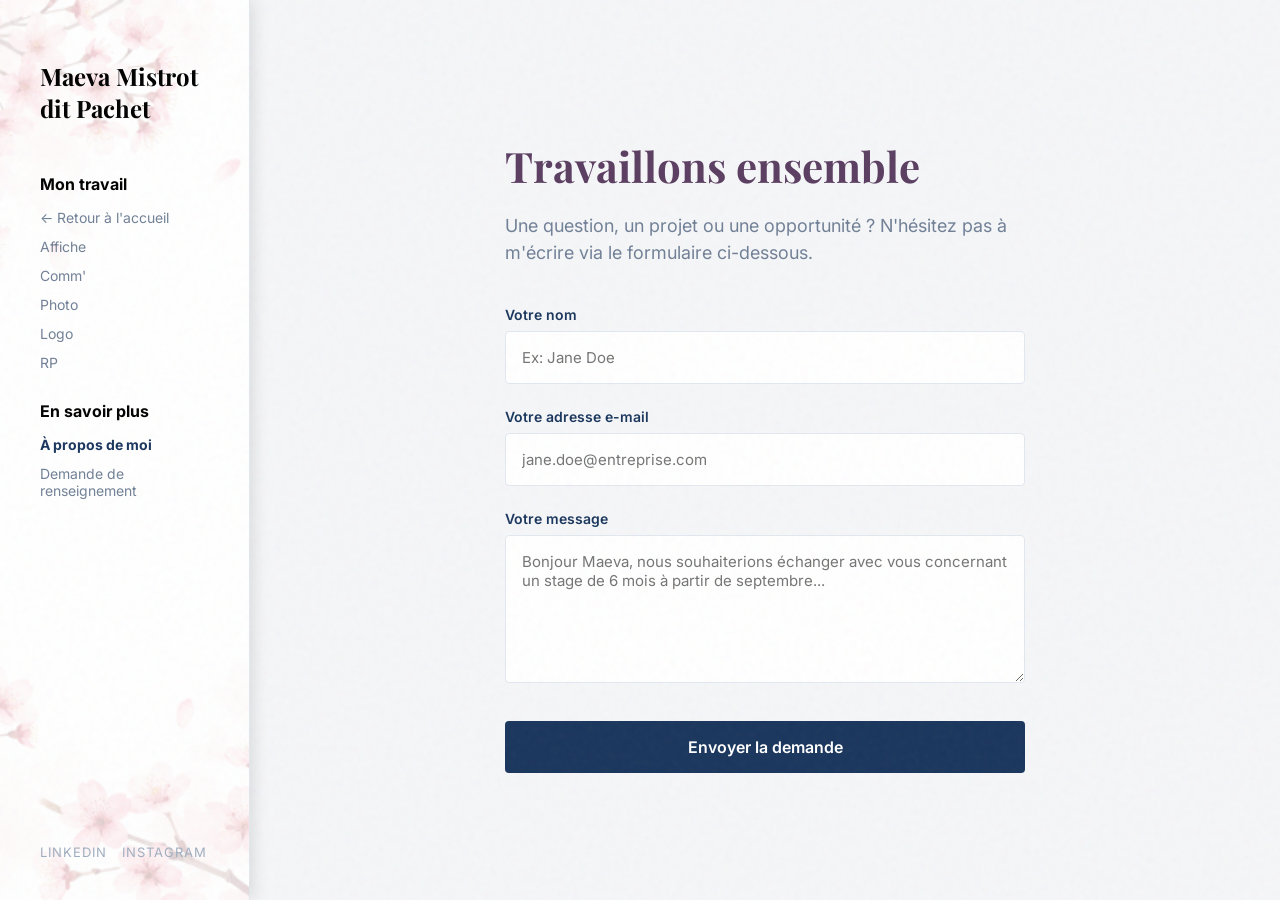
<file: contact.html>
<!DOCTYPE html>
<html lang="fr">
<head>
    <meta charset="UTF-8">
    <meta name="viewport" content="width=device-width, initial-scale=1.0">
    <title>Demande de renseignement - Maeva Mistrot dit Pachet</title>
    <link rel="preconnect" href="https://fonts.googleapis.com">
    <link rel="preconnect" href="https://fonts.gstatic.com" crossorigin>
    <link href="https://fonts.googleapis.com/css2?family=Inter:wght@400;600&family=Playfair+Display:ital,wght@0,400;0,600;1,400&display=swap" rel="stylesheet">
    <link rel="stylesheet" href="style.css">
</head>
<body>

<div class="layout-wrapper">

   <div class="sidebar">
        <div class="sidebar-top">
            <h2 class="logo-text">Maeva Mistrot dit Pachet</h2>
            <div class="menu-lateral">
                <p class="menu-title">Mon travail</p>
                <nav class="menu-links">
                    <a href="index.html">← Retour à l'accueil</a>
                    <a href="page-affiches.html">Affiche</a>
                    <a href="page-comm.html">Comm'</a>
                    <a href="page-photo.html">Photo</a>
                    <a href="page-logo.html">Logo</a>
                    <a href="page-rp.html">RP</a> 
                </nav>
                
                <p class="menu-title">En savoir plus</p>
                <nav class="menu-links">
                    <a href="a-propos.html" class="active">À propos de moi</a>
                    <a href="contact.html">Demande de renseignement</a>
                </nav>
            </div>
        </div>
        
        <div class="social-links">
            <a href="https://www.linkedin.com/in/maëva-mistrot-dit-pachet/" target="_blank">LinkedIn</a>
            <a href="https://www.instagram.com/maeva.mdp" target="_blank">Instagram</a>
        </div>
    </div>

  <div class="main-content">
      
      <div class="contact-section">
          <h1 class="project-title">Travaillons ensemble</h1>
          <p class="project-subtitle">Une question, un projet ou une opportunité ? N'hésitez pas à m'écrire via le formulaire ci-dessous.</p>
          
          <form class="contact-form">
              
              <div class="form-group">
                  <label for="name">Votre nom</label>
                  <input type="text" id="name" placeholder="Ex: Jane Doe">
              </div>

              <div class="form-group">
                  <label for="email">Votre adresse e-mail</label>
                  <input type="email" id="email" placeholder="jane.doe@entreprise.com">
              </div>

              <div class="form-group">
                  <label for="message">Votre message</label>
                  <textarea id="message" rows="6" placeholder="Bonjour Maeva, nous souhaiterions échanger avec vous concernant un stage de 6 mois à partir de septembre..."></textarea>
              </div>

              <button type="submit" class="submit-btn">Envoyer la demande</button>
          
          </form>
      </div>

  </div>

</div>

</div>
</body>
</html>
</file>
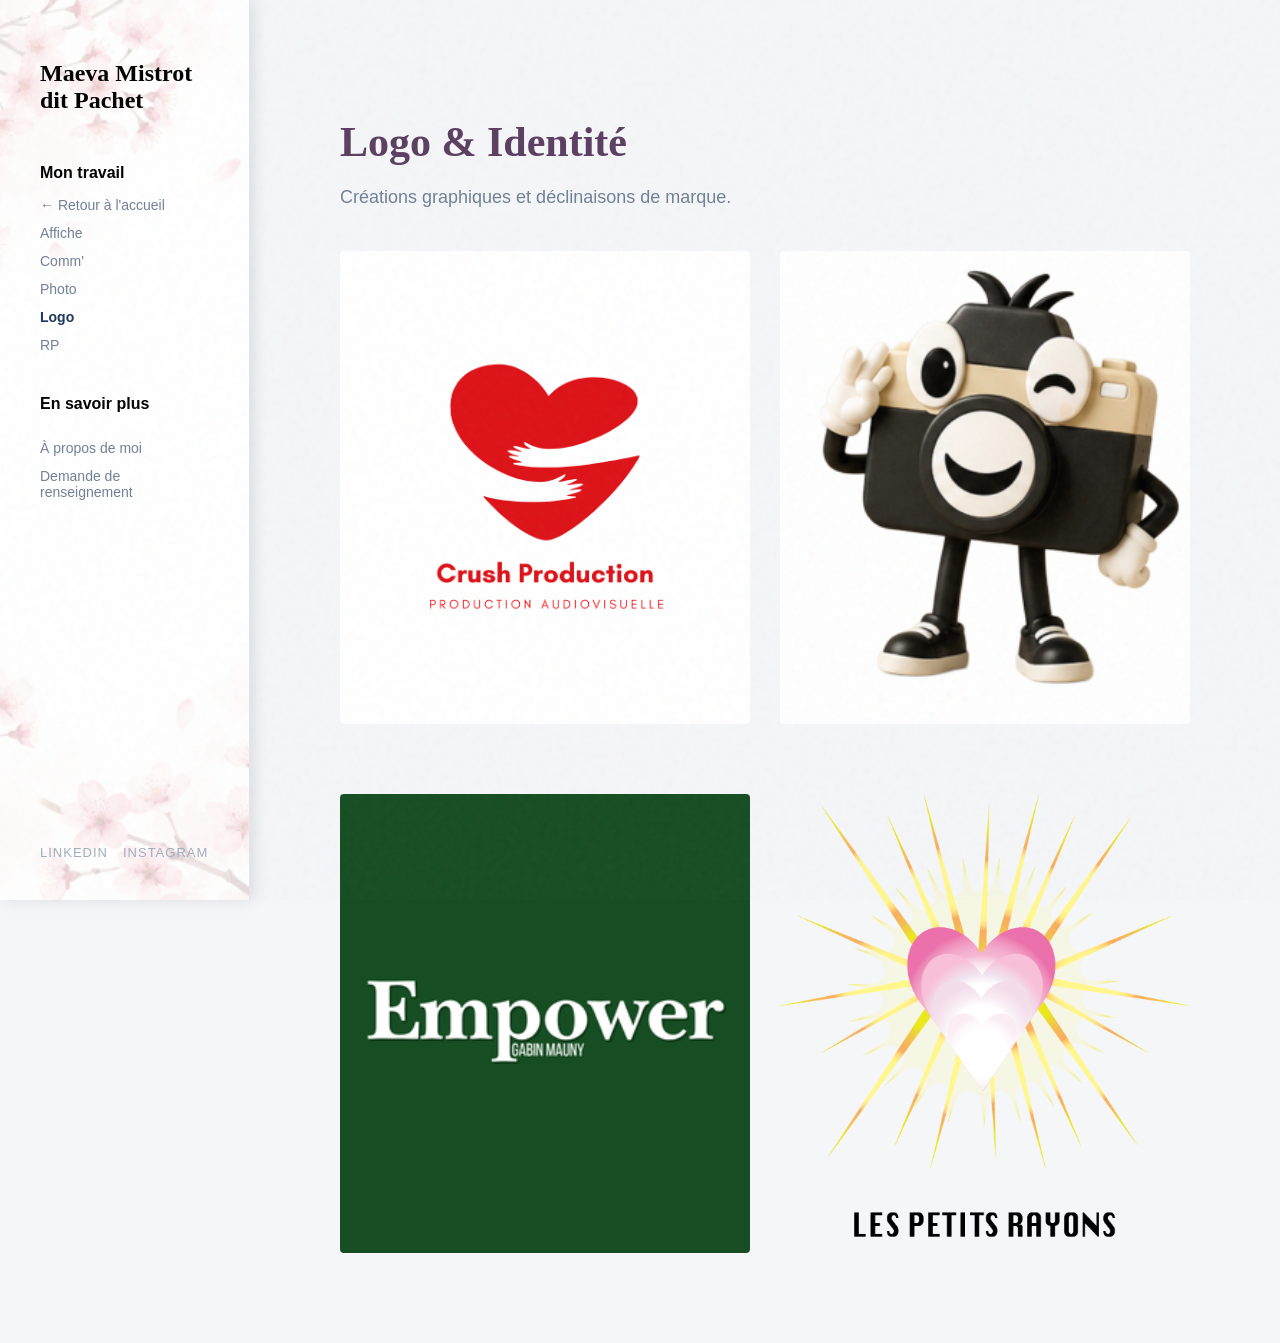
<file: page-logo.html>
<!DOCTYPE html>
<html lang="fr">
<head>
    <meta charset="UTF-8">
    <meta name="viewport" content="width=device-width, initial-scale=1.0">
    <title>Communication - Portfolio</title>
    <link rel="stylesheet" href="style.css">
</head>
<body>

<div class="layout-wrapper">

    <!-- NOUVEAU : La zone invisible qui va capter la souris -->
<div class="zone-declencheur">
        <div class="icone-menu">☰</div>
    </div>    <div class="sidebar">
      <div class="sidebar-top">
          <h2 class="logo-text">Maeva Mistrot dit Pachet</h2>
          <div class="menu-lateral">
              <p class="menu-title">Mon travail</p>
              <nav class="menu-links">
    <a href="index.html">← Retour à l'accueil</a>
    <a href="page-affiches.html">Affiche</a>
    <a href="page-comm.html">Comm'</a>
    <a href="page-photo.html">Photo</a>
    <a href="page-logo.html"class="active">Logo</a>
    <a href="page-rp.html" >RP</a> 
              
              <p class="menu-title">En savoir plus</p>
              <nav class="menu-links">
                  <a href="a-propos.html">À propos de moi</a>
                  <a href="contact.html">Demande de renseignement</a>
              </nav>
          </div>
      </div>
      
      <div class="social-links">
          <div class="social-links">
    <a href="https://www.linkedin.com/in/maëva-mistrot-dit-pachet/" target="_blank">LinkedIn</a>
    <a href="https://www.instagram.com/maeva.mdp?igsh=MXB2cDVnMjRlbTE3Ng%3D%3D&utm_source=qr" target="_blank">Instagram</a>
</div>
      </div>
  </div>
   <div class="main-content">

    <div style="padding: 40px 40px 0 40px;">
        <h1 class="project-title">Logo & Identité</h1>
        <p class="project-subtitle">Créations graphiques et déclinaisons de marque.</p>
    </div>

    <div class="galerie-2-colonnes">
        <div class="affiche-item">
            <img src="images/logo/Crush production - Logo.png" alt="Crush production">
            <div class="affiche-overlay">
                <p><strong>Crush production</strong> Logo</p>
            </div>
        </div>
        <div class="affiche-item">
            <img src="images/logo/flashy.png" alt="Flashy">
            <div class="affiche-overlay">
                <p><strong>Mascotte</strong> Flashy</p>
            </div>
        </div>
    </div>
    
    <div style="height: 30px;"></div>

    <div class="galerie-2-colonnes">
        <div class="affiche-item">
            <img src="images/logo/Design sans titre-5.png" alt="Empower">
            <div class="affiche-overlay">
                <p><strong>Empower</strong> Logo</p>
            </div>
        </div>
        <div class="affiche-item">
            <img src="images/logo/Asso (1).png" alt="Les Petits Rayons">
            <div class="affiche-overlay">
                <p><strong>Les Petits Rayons</strong> Logo</p>
            </div>
        </div>
    </div>
</div>
</div> </div> </div> <div id="imageModal" class="modal">
        <span class="close-modal">&times;</span>
        <img id="imgAgrandie" class="modal-content">
    </div>

    <script>
        const modal = document.getElementById("imageModal");
        const modalImg = document.getElementById("imgAgrandie");

        // Dès qu'on clique sur un projet
        document.querySelectorAll(".affiche-item").forEach(bloc => {
            bloc.addEventListener("click", function() {
                modal.style.display = "flex";
                // On copie directement le lien exact de l'image cliquée
                modalImg.src = this.querySelector("img").src; 
            });
        });

        // Fermer avec la croix
        document.querySelector(".close-modal").addEventListener("click", function() {
            modal.style.display = "none";
        });

        // Fermer en cliquant dans le fond noir
        modal.addEventListener("click", function(event) {
            if (event.target === modal) modal.style.display = "none";
        });
    </script>
</body>
</html>
</file>
<file: style.css>
html { box-sizing: border-box; }
*, *:before, *:after { box-sizing: inherit; }
body {
    margin: 0;
    font-family: 'Inter', sans-serif; /* Applique Inter partout par défaut */
    background-color: #f5f6f8;
}
@keyframes apparitionDouce {
    0% {
        opacity: 0; /* Totalement transparent au début */
        transform: translateY(20px); /* Décalé de 20 pixels vers le bas */
    }
    100% {
        opacity: 1; /* Totalement visible à la fin */
        transform: translateY(0); /* Remis à sa position normale */
    }
}

.layout-wrapper {
    display: flex;
    min-height: 100vh; 
}


.sidebar {
    width: 250px !important;
    min-width: 250px;
    background-color: rgba(255, 255, 255, 0.6);
    border-right: 1px solid #e2e8f0;
    padding: 40px;
    height: 100vh;
    position: sticky;
    top: 0;
    display: flex !important; /* Doit être en flex pour que margin-top: auto fonctionne */
    flex-direction: column;
}


.logo-text {
    font-family: 'Playfair Display', serif; /* La police élégante */
    font-size: 24px; /* On peut l'agrandir un tout petit peu */
    color: #000000;
    margin-bottom: 50px;
}

.menu-title {
    font-weight: bold;
    color: #000000;
    margin-top: 30px;
    margin-bottom: 15px;
}

.menu-links {
    display: flex;
    flex-direction: column; 
    gap: 12px; 
}

.menu-links a {
    text-decoration: none; 
    color: #718096; 
    font-size: 14px;
    transition: color 0.3s ease; 
}

.menu-links a:hover {
    color: #1a365d; 
}
.social-links {
    display: flex;
    gap: 15px;
    margin-top: auto; /* C'est margin-TOP qui pousse le bloc vers le bas */
}

.social-links a {
    text-decoration: none;
    font-size: 13px; /* Un peu plus petit que le menu principal */
    color: #a0aec0; /* Un gris un peu plus clair pour hiérarchiser l'information */
    text-transform: uppercase; /* Met le texte en MAJUSCULES pour le style "brand design" */
    letter-spacing: 1px; /* Espace légèrement les lettres */
    transition: color 0.3s ease;
}

.social-links a:hover {
    color: #1a365d;
}
.main-content {
    flex: 1; 
    background-color: #f5f6f8; 
    animation: apparitionDouce 0.8s ease forwards;
}

.header-center h1 {
    margin: 0; 
}
.header-left, .header-right {
    flex: 1; 
}

.header-center {
    text-align: center; 
}

.header-right {
    text-align: right; 
}
.menu {
    display: flex;
    justify-content: space-between;
    gap: 32px;
}

.container {
    width: 80%;
    margin: auto;
}

.full_width {
    width: 100%;
    margin: ;
}
.gallery {
    display: flex;
    justify-content: space-between;
    width: 80%;
    margin: auto;
}
.intro-section {
    padding: 80px 40px;
    display: flex; /* Active le mode côte à côte */
    flex-direction: row; /* Image à gauche, texte à droite */
    align-items: center; /* Centre verticalement la photo et le texte */
    justify-content: center;
    gap: 60px; /* L'espace entre la photo et le texte */
    max-width: 1100px;
    margin: 0 auto;
}

/* --- LA PHOTO --- */
.intro-photo {
    flex-shrink: 0; /* Empêche la photo de s'écraser si l'écran est petit */
}

.intro-photo img {
    width: 320px; /* Ajuste la taille de la photo ici */
    height: auto;
    border-radius: 8px; /* Bords très légèrement arrondis */
    border: 6px solid #ffffff; /* Le cadre blanc autour de la photo */
    box-shadow: 0 4px 15px rgba(0,0,0,0.05); /* Une ombre très légère pour détacher la photo */
}

/* --- LE TEXTE --- */
.intro-content {
    display: flex;
    flex-direction: column;
}
.intro-text {
    font-family: 'Playfair Display', serif;
    font-size: 24px;
    color: #49376a;
    line-height: 1.7;
    margin-bottom: 20px;
    text-align: left; /* Force le texte à s'aligner à gauche comme sur ta maquette */
}

.scroll-text {
    font-size: 14px;
    color: #5b3e61;
    text-align: left;
}
.page-accueil p { 
    color: #5b3e61; /* Ton texte en blanc */
    
    /* La magie opère ici : décalage X, décalage Y, flou, couleur (noir à 40% d'opacité) */
    text-shadow: 1px 1px 6px rgba(0, 0, 0, 0.4); 
    
    /* Optionnel : un peu plus d'épaisseur de police aide aussi la lisibilité en blanc */
    font-weight: 500; 
}

.scroll-text {
    font-size: 14px;
    color: #5b3e61; 
}

.gallery-grid {
    display: grid; 
    grid-template-columns: repeat(2, 1fr); 
    gap: 20px; 
    padding: 0 40px 40px 40px; 
}

.gallery-grid a {
    display: block;
    width: 100%;
    overflow: hidden; 
}

.gallery-grid img {
    width: 100%;
    height: 100%;
    object-fit: cover;
    display: block;
    transition: transform 0.5s ease, opacity 0.5s ease; 
}

.gallery-grid a:hover img {
    transform: scale(1.03); 
    opacity: 0.9; 
}

.project-article {
    padding: 60px 40px;
    max-width: 800px; /* On limite la largeur pour que le texte reste lisible */
    margin: 0 auto; /* Centre l'article au milieu de la colonne de droite */
}

/* Titres de l'article */
.project-title {
    font-family: 'Playfair Display', serif;
    font-size: 42px;
    color: #5b3e61;
    margin-bottom: 10px;
}

.project-subtitle {
    font-size: 18px;
    color: #718096;
    margin-bottom: 40px;
    line-height: 1.5;
}

/* L'image principale (Hero image) en haut de l'article */
.project-hero-image {
    width: 100%;
    height: 400px;
    object-fit: cover;
    margin-bottom: 40px;
}

/* Le corps du texte */
.project-text {
    font-size: 16px;
    line-height: 1.8;
    color: #2d3748;
}

.project-text h3 {
    font-family: 'Playfair Display', serif;
    color: #1a365d;
    margin-top: 40px;
}
.contact-section {
    padding: 60px 40px;
    max-width: 600px; /* Un formulaire trop large est désagréable à remplir */
    margin: 0 auto;
}

.contact-form {
    margin-top: 40px;
    display: flex;
    flex-direction: column; /* Aligne les champs les uns sous les autres */
    gap: 24px; /* Espace proprement chaque bloc du formulaire */
}

/* Le texte au-dessus des champs */
.form-group label {
    display: block;
    font-size: 14px;
    font-weight: 600;
    color: #1a365d;
    margin-bottom: 8px;
}

/* Les champs de saisie (texte court et texte long) */
.form-group input, 
.form-group textarea {
    width: 100%;
    padding: 16px;
    font-family: 'Inter', sans-serif;
    font-size: 15px;
    background-color: #ffffff;
    border: 1px solid #e2e8f0; /* Une bordure très fine et discrète */
    border-radius: 4px; /* Des coins très légèrement arrondis */
    box-sizing: border-box; /* Essentiel pour que le champ ne dépasse pas du cadre */
    transition: border-color 0.3s ease;
}

/* L'effet quand on clique dans un champ pour écrire */
.form-group input:focus, 
.form-group textarea:focus {
    outline: none; /* Enlève le contour bleu par défaut du navigateur */
    border-color: #1a365d; /* La bordure devient bleu marine pour guider l'oeil */
}

/* Le bouton d'envoi */
.submit-btn {
    background-color: #1a365d;
    color: #ffffff;
    font-family: 'Inter', sans-serif;
    font-weight: 600;
    font-size: 16px;
    padding: 16px 32px;
    border: none;
    border-radius: 4px;
    cursor: pointer;
    margin-top: 10px;
    transition: background-color 0.3s ease;
}

.submit-btn:hover {
    background-color: #2c5282; /* Le bleu s'éclaircit légèrement au survol */
}
.about-section {
    padding: 80px 40px;
    max-width: 1000px;
    margin: 0 auto;
    display: flex; /* Met les deux boîtes (image et texte) côte à côte */
    gap: 60px; /* Un grand espace très élégant entre la photo et le texte */
    align-items: center; /* Centre le tout verticalement */
}

/* La zone de l'image */
.about-image {
    flex: 1; /* Prend la moitié de l'espace */
}

.about-image img {
    width: 100%;
    height: 500px; /* Une belle hauteur pour un format portrait */
    object-fit: cover;
    border-radius: 4px; /* Adoucit très légèrement les angles */
}

/* La zone de texte */
.about-text {
    flex: 1; /* Prend l'autre moitié de l'espace */
    font-size: 16px;
    line-height: 1.8;
    color: #2d3748;
}

.about-text p {
    margin-bottom: 20px;
}

/* Une petite boîte stylisée pour mettre en valeur ta recherche de stage */
.highlight-box {
    margin-top: 40px;
    padding: 24px;
    background-color: #f0f4f8; /* Un gris-bleu très très clair */
    border-left: 4px solid #1a365d; /* Une ligne verticale bleue pour attirer l'oeil */
}

.highlight-box p {
    margin: 0;
    color: #1a365d;
}
.menu-links a.active {
    color: #1a365d; /* Le bleu marine foncé */
    font-weight: 600; /* Écrit plus épais */
}
@media (max-width: 768px) {
    
    .layout-wrapper {
        flex-direction: column;
    }

    .sidebar {
        width: 100%;
        height: auto;
        position: relative; 
        padding: 30px 20px;
    }

    .intro-section {
        padding: 40px 20px;
    }
    .intro-text {
        font-size: 20px;
    }

    .gallery-grid {
        grid-template-columns: 1fr; 
        padding: 0 20px 40px 20px;
    }
}
.about-section {
        flex-direction: column;
        padding: 40px 20px;
        gap: 30px;
    }
.galerie-affiches {
    display: grid;
    grid-template-columns: repeat(3, 1fr); /* Met 2 images par ligne */
    gap: 30px;
    padding: 40px;
}

/* La boîte qui contient l'image et le texte */
.affiche-item {
    position: relative;
    overflow: hidden; /* Empêche l'image de déborder quand elle zoome */
    border-radius: 4px;
}

.affiche-item img {
    width: 100%;
    height: 100%;
    object-fit: cover;
    display: block;
    transition: transform 0.4s ease; /* Prépare le zoom fluide */
}

/* Le fond coloré qui contient le texte */
.affiche-overlay {
    position: absolute;
    top: 0;
    left: 0;
    width: 100%;
    height: 100%;
    background-color: rgba(26, 54, 93, 0.85); /* Ton bleu marine en semi-transparent */
    color: #ffffff;
    display: flex;
    align-items: center;
    justify-content: center;
    text-align: center;
    padding: 20px;
    opacity: 0; /* Totalement invisible au départ */
    transition: opacity 0.4s ease; /* Prépare l'apparition en fondu */
    box-sizing: border-box; 
    
    background-color: rgba(26, 54, 93, 0.85);
    color: #ffffff;
    display: flex;
    align-items: center;
    justify-content: center;
    text-align: center;
    padding: 20px;
    opacity: 0;
    transition: opacity 0.4s ease;
}

/* L'action déclenchée par la souris */
.affiche-item:hover .affiche-overlay {
    opacity: 1; /* Le texte et le fond bleu apparaissent */
}

.affiche-item:hover img {
    transform: scale(1.05); /* L'image zoome très légèrement en arrière-plan */
}
.affiche-overlay p {
    font-family: 'Palatino', 'Palatino Linotype', 'Book Antiqua', serif;
    font-size: 18px; /* Tu pourras ajuster cette taille selon tes préférences */
    margin: 0;
}
.galerie-2-colonnes {
    display: grid;
    grid-template-columns: repeat(2, 1fr);
    gap: 30px;
    padding: 0 40px 40px 40px; /* J'ai mis 0 en haut pour que cette grille ne soit pas trop éloignée de celle du dessus */
}
.affiche-item {
    cursor: pointer;
}

.modal {
    display: none; /* Invisible par défaut */
    position: fixed; 
    z-index: 1000; /* Passe par-dessus le menu et tout le reste */
    left: 0;
    top: 0;
    width: 100%; 
    height: 100%; 
    background-color: rgba(0, 0, 0, 0.85); /* Fond noir transparent */
    align-items: center; /* Centre verticalement */
    justify-content: center; /* Centre horizontalement */
}

/* L'image une fois ouverte */
.modal-content {
    display: block; /* Force l'image à se comporter comme un gros bloc */
    max-width: 90vw; /* 90% de la largeur de l'écran */
    max-height: 90vh; /* 90% de la hauteur de l'écran */
    width: auto; 
    height: auto;
    object-fit: contain; 
    border-radius: 4px;
    animation: zoomRapide 0.3s ease; 
    margin: auto; /* S'assure qu'elle est bien au centre */
}

/* L'animation fluide */
@keyframes zoomRapide {
    from { transform: scale(0.9); opacity: 0; }
    to { transform: scale(1); opacity: 1; }
}

/* La croix pour fermer */
.close-modal {
    position: absolute;
    top: 20px;
    right: 40px;
    color: #ffffff;
    font-size: 40px;
    font-weight: bold;
    cursor: pointer;
    transition: color 0.3s ease;
}

.close-modal:hover {
    color: #1a365d; /* Ton bleu au survol de la croix */
}
.galerie-7-colonnes {
    display: grid;
    /* La partie magique : on dit à la grille de créer 7 colonnes de largeur égale */
    grid-template-columns: repeat(7, 1fr);
    gap: 10px; /* On réduit un peu l'espace pour que ça tienne sur l'écran */
    padding: 0 40px 40px 40px;
}
.menu-links a.active {
    color: #1a365d; 
    font-weight: bold;
}
body.page-accueil {
    /* Le dégradé : part du rose en haut à gauche vers le blanc en bas à droite */
    background: linear-gradient(135deg, #FFDBFC 0%, #FFFFFF 100%);
    
    /* Assure que le dégradé couvre bien toute la hauteur de l'écran, même s'il y a peu de texte */
    min-height: 100vh;
    
    /* Empêche le fond de se répéter si la page est très longue */
    background-attachment: fixed;
}

body.page-accueil .layout-wrapper,
body.page-accueil .main-content {
    background-color: transparent;
}
.portfolio-grid {
    display: grid;
    grid-template-columns: repeat(2, 1fr);
    gap: 40px;
    align-items: start; /* Crucial pour ne pas étirer les images */
}

/* On cible une image sur deux pour la décaler vers le bas */
.portfolio-grid .portfolio-image:nth-child(even) {
    margin-top: 80px;
}

.titre-fusion {
    font-size: 5rem;
    font-weight: bold;
    color: #2C2A29; 
    mix-blend-mode: difference; /* Le texte s'inverse par rapport au fond */
    z-index: 10;
    /* À positionner en 'absolute' pour déborder sur ton image */
}
body::before {
    content: "";
    position: fixed;
    top: 0;
    left: 0;
    width: 100vw;
    height: 100vh;
    pointer-events: none; /* Crucial : permet de cliquer "à travers" le grain */
    z-index: 9999; /* Toujours au premier plan */
    
    /* Génération du bruit en SVG */
    background-image: url("data:image/svg+xml,%3Csvg viewBox='0 0 200 200' xmlns='http://www.w3.org/2000/svg'%3E%3Cfilter id='noiseFilter'%3E%3CfeTurbulence type='fractalNoise' baseFrequency='0.65' numOctaves='3' stitchTiles='stitch'/%3E%3C/filter%3E%3Crect width='100%25' height='100%25' filter='url(%23noiseFilter)'/%3E%3C/svg%3E");
    
    /* On règle l'intensité ici (0.04 c'est très subtil) */
    opacity: 0.04; 
}
.reveal {
    opacity: 0; /* L'élément est transparent au départ */
    transform: translateY(40px); /* L'élément est décalé vers le bas */
    transition: all 0.8s cubic-bezier(0.5, 0, 0, 1); /* La fluidité du mouvement */
}

.reveal.active {
    opacity: 1; /* L'élément devient visible */
    transform: translateY(0); /* L'élément remonte à sa place naturelle */
}
.sidebar {
    /* 1. Structure interne et espacement (pour ranger tes menus) */
    box-sizing: border-box; 
    padding: 40px;
    display: flex;
    flex-direction: column;
    justify-content: space-between;

    position: fixed;
    left: -300px; 
    top: 0;
    height: 100vh;
    width: 300px; 
    z-index: 1000;
    transition: left 0.4s cubic-bezier(0.25, 0.8, 0.25, 1); 
    box-shadow: 4px 0 15px rgba(0,0,0,0.1); 
    
    /* 3. Le fond avec ton image (sans le filtre qui effaçait tout) */
background-image: linear-gradient(rgba(255, 255, 255, 0.8), rgba(255, 255, 255, 0.8)), url('images/images1/fond_sidebar.svg') !important;    
    /* ⚠️ VÉRIFIE BIEN CE CHEMIN : As-tu vraiment créé un dossier "images1" dans ton dossier "images" ? */
    background-image: url('images/images1/fond_sidebar.svg'); 
    
    background-size: cover; 
    background-position: center; 
    background-repeat: no-repeat;
}

/* 2. La zone de déclenchement (une bande de 30px à gauche de l'écran) */
.zone-declencheur {
    position: fixed;
    left: 0;
    top: 0;
    width: 30px; 
    height: 100vh;
    z-index: 999;
}

/* 3. L'action : Quand on survole la zone OU la sidebar elle-même, elle revient à left: 0 */
.zone-declencheur:hover + .sidebar,
.sidebar:hover {
    left: 0;
}

/* 4. On adapte le contenu principal pour qu'il prenne 100% de la largeur maintenant que la barre est cachée */
.layout-wrapper {
    display: block; 
}

.main-content {
    margin-left: 0;
    width: 100%;
    padding-left: 50px; /* On laisse un petit espace à gauche pour que le texte ne touche pas le bord */
}
.icone-menu {
    position: fixed;
    top: 30px;
    left: 20px;
    font-size: 32px; /* Taille de l'icône */
    color: #1a365d; /* Ton bleu foncé professionnel */
    z-index: 999;
    transition: transform 0.3s ease, color 0.3s ease;
    /* Optionnel : Une petite ombre pour qu'elle se détache bien de tes photos */
    text-shadow: 0px 2px 5px rgba(255, 255, 255, 0.8);
}

/* Le détail "agence" : l'icône réagit quand on approche la souris */
.zone-declencheur:hover .icone-menu {
    transform: scale(1.1); /* Grossit légèrement */
    color: #FFDBFC; /* Passe en rose pastel au survol */
}
body { margin: 0; font-family: 'Inter', sans-serif; background-color: #f5f6f8; }

/* 1. Le conteneur qui force la mise en page en deux colonnes */
.layout-wrapper {
    display: flex !important; /* !important force le navigateur à appliquer le flex */
    width: 100%;
    min-height: 100vh;
}

/* 2. La sidebar : largeur fixe et forcée */
/* 2. La sidebar : largeur fixe et forcée */
.sidebar {
    width: 250px !important;
    min-width: 250px;
    background-color: #ffffff;
    border-right: 1px solid #e2e8f0;
    padding: 40px;
    height: 100vh;
    position: sticky;
    top: 0;
    box-sizing: border-box !important;
    display: flex !important; 
    flex-direction: column !important;
}

/* 3. Le contenu de droite */
.main-content {
    flex: 1;
    padding: 50px;
    background-color: #f5f6f8;
}
img {
    max-width: 100%;
    height: auto;
}

/* 4. Pour être sûr que rien ne cache la sidebar */
.logo-text { font-family: 'Playfair Display', serif; font-size: 24px; color: #000000; }
/* --- RÉGLAGES RESPONSIVE GÉNÉRAUX --- */

/* Pour les tablettes et petits écrans (max 1024px) */
@media (max-width: 1024px) {
    .galerie-affiches, .galerie-2-colonnes {
        grid-template-columns: repeat(2, 1fr) !important; /* Passe à 2 colonnes */
    }
}

/* Pour les téléphones (max 768px) */
@media (max-width: 768px) {
    .layout-wrapper {
        flex-direction: column !important; /* Empile sidebar et contenu */
    }

    .sidebar {
        width: 100% !important;
        height: auto !important;
        position: relative !important;
        padding: 20px !important;
    }

    /* Passe les galeries en une seule colonne sur mobile */
    .galerie-affiches, .galerie-2-colonnes {
        grid-template-columns: 1fr !important;
        padding: 20px !important;
    }

    .main-content {
        padding: 20px !important;
    }

    .project-title { font-size: 32px !important; }
}
.gallery-item {
    position: relative;
    display: block;
    overflow: hidden;
}

.hover-text {
    position: absolute;
    top: 0;
    left: 0;
    width: 100%;
    height: 100%;
    display: flex;
    align-items: center;
    justify-content: center;
    background: rgba(255, 255, 255, 0.8); /* Fond blanc semi-transparent */
    color: #49376a; /* Couleur de ton texte */
    font-weight: bold;
    font-size: 18px;
    opacity: 0; /* Caché au repos */
    transition: opacity 0.3s ease; /* Effet de fondu doux */
}

.gallery-item:hover .hover-text {
    opacity: 1; /* Apparaît au survol */
}
</file>
